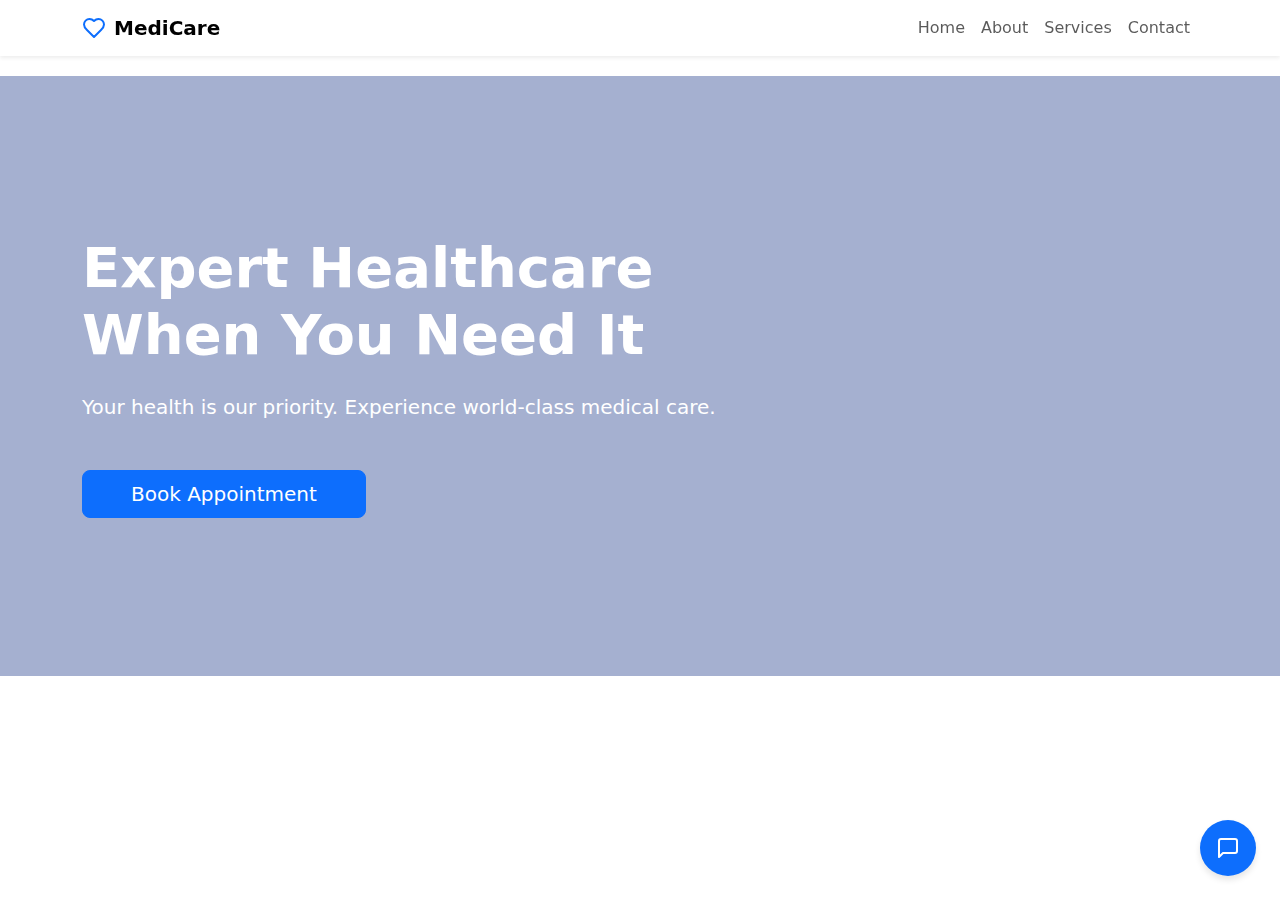
<file: htmlpage/index.html>
<!DOCTYPE html>
<html lang="en">
<head>
    <meta charset="UTF-8">
    <meta name="viewport" content="width=device-width, initial-scale=1.0">
    <title>MediCare - Professional Healthcare</title>
    <link href="https://cdn.jsdelivr.net/npm/bootstrap@5.3.2/dist/css/bootstrap.min.css" rel="stylesheet">
    <link rel="stylesheet" href="style.css">
</head>
<body>
    <!-- Navigation -->
    <nav class="navbar navbar-expand-lg navbar-light bg-white fixed-top shadow-sm">
        <div class="container">
            <a class="navbar-brand d-flex align-items-center" href="#">
                <svg xmlns="http://www.w3.org/2000/svg" width="24" height="24" viewBox="0 0 24 24" fill="none" stroke="currentColor" stroke-width="2" stroke-linecap="round" stroke-linejoin="round" class="text-primary me-2">
                    <path d="M19 14c1.49-1.46 3-3.21 3-5.5A5.5 5.5 0 0 0 16.5 3c-1.76 0-3 .5-4.5 2-1.5-1.5-2.74-2-4.5-2A5.5 5.5 0 0 0 2 8.5c0 2.3 1.5 4.05 3 5.5l7 7Z"/>
                </svg>
                <span class="fw-semibold">MediCare</span>
            </a>
            <button class="navbar-toggler" type="button" data-bs-toggle="collapse" data-bs-target="#navbarNav">
                <span class="navbar-toggler-icon"></span>
            </button>
            <div class="collapse navbar-collapse" id="navbarNav">
                <ul class="navbar-nav ms-auto">
                    <li class="nav-item">
                        <a class="nav-link" href="index.html">Home</a>
                    </li>
                    <li class="nav-item">
                        <a class="nav-link" href="about.html">About</a>
                    </li>
                    <li class="nav-item">
                        <a class="nav-link" href="service.html">Services</a>
                    </li>
                    <li class="nav-item">
                        <a class="nav-link" href="contact.html">Contact</a>
                    </li>
                </ul>
            </div>
        </div>
    </nav>

    <!-- Hero Section -->
    <section id="home" class="hero-section">
        <div class="hero-overlay d-flex align-items-center">
            <div class="container">
                <div class="row">
                    <div class="col-lg-8">
                        <h1 class="display-4 fw-bold text-white mb-4">Expert Healthcare<br>When You Need It</h1>
                        <p class="lead text-white mb-5">Your health is our priority. Experience world-class medical care.</p>
                        <button class="btn btn-primary btn-lg px-5">Book Appointment</button>
                    </div>
                </div>
            </div>
        </div>
    </section>





  
    <div class="chat-bot">
        <button class="chat-bot-toggle" onclick="toggleChat()">
            <svg xmlns="http://www.w3.org/2000/svg" width="24" height="24" viewBox="0 0 24 24" fill="none" stroke="currentColor" stroke-width="2" stroke-linecap="round" stroke-linejoin="round">
                <path d="M21 15a2 2 0 0 1-2 2H7l-4 4V5a2 2 0 0 1 2-2h14a2 2 0 0 1 2 2z"/>
            </svg>
        </button>
        <div class="chat-bot-container" id="chatContainer" style="display: none;">
            <div class="chat-bot-header">
                <h5 class="mb-0">Medical Assistant</h5>
                <button class="chat-close" onclick="toggleChat()">
                    <svg xmlns="http://www.w3.org/2000/svg" width="20" height="20" viewBox="0 0 24 24" fill="none" stroke="currentColor" stroke-width="2" stroke-linecap="round" stroke-linejoin="round">
                        <line x1="18" y1="6" x2="6" y2="18"></line>
                        <line x1="6" y1="6" x2="18" y2="18"></line>
                    </svg>
                </button>
            </div>
            <div class="chat-messages">
                <div class="message">
                    Hello! How can I assist you today with your medical queries?
                </div>
            </div>
            <div class="chat-input">
                <input type="text" placeholder="Type your message..." class="form-control">
                <button class="btn btn-primary ms-2">Send</button>
            </div>
        </div>
    </div>


    <script src="https://cdn.jsdelivr.net/npm/bootstrap@5.3.2/dist/js/bootstrap.bundle.min.js"></script>
    <script src="script.js"></script>
</body>
</html>
</file>
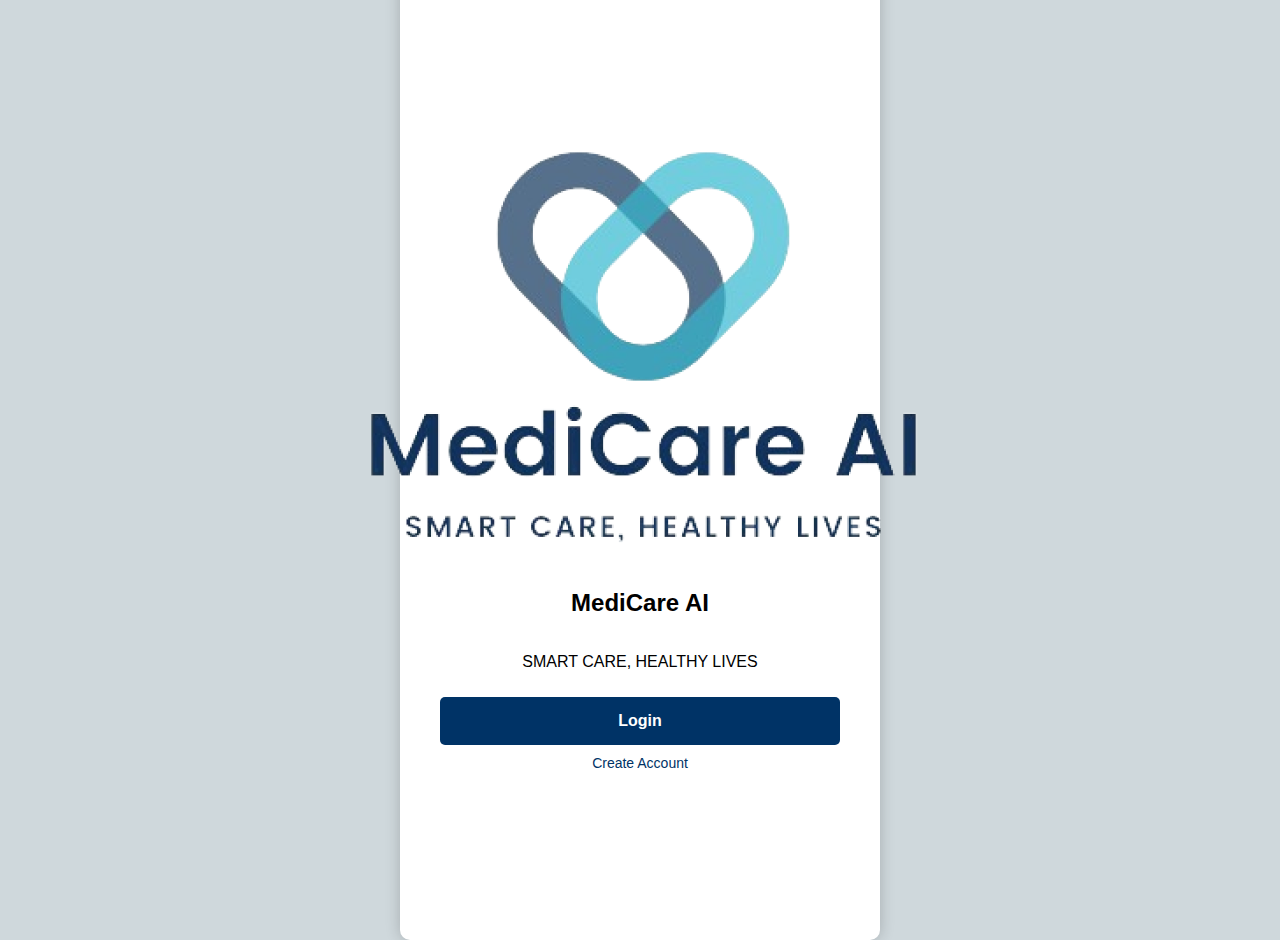
<file: pages/index.html>
<!DOCTYPE html>
<html lang="en">
<head>
    <meta charset="UTF-8">
    <meta name="viewport" content="width=device-width, initial-scale=1.0">
    <title>MediCare AI - Login</title>
    <link rel="stylesheet" href="styles.css">
</head>
<body>
    <div class="container">
        <img src="./img/logo.png" alt="MediCare AI Logo" class="doc">
        <h2>MediCare AI</h2>
        <p>SMART CARE, HEALTHY LIVES</p>
        <button onclick="window.location.href='login.html'">Login</button>
        <a href="register.html">Create Account</a>
    </div>
</body>
</html>
</file>
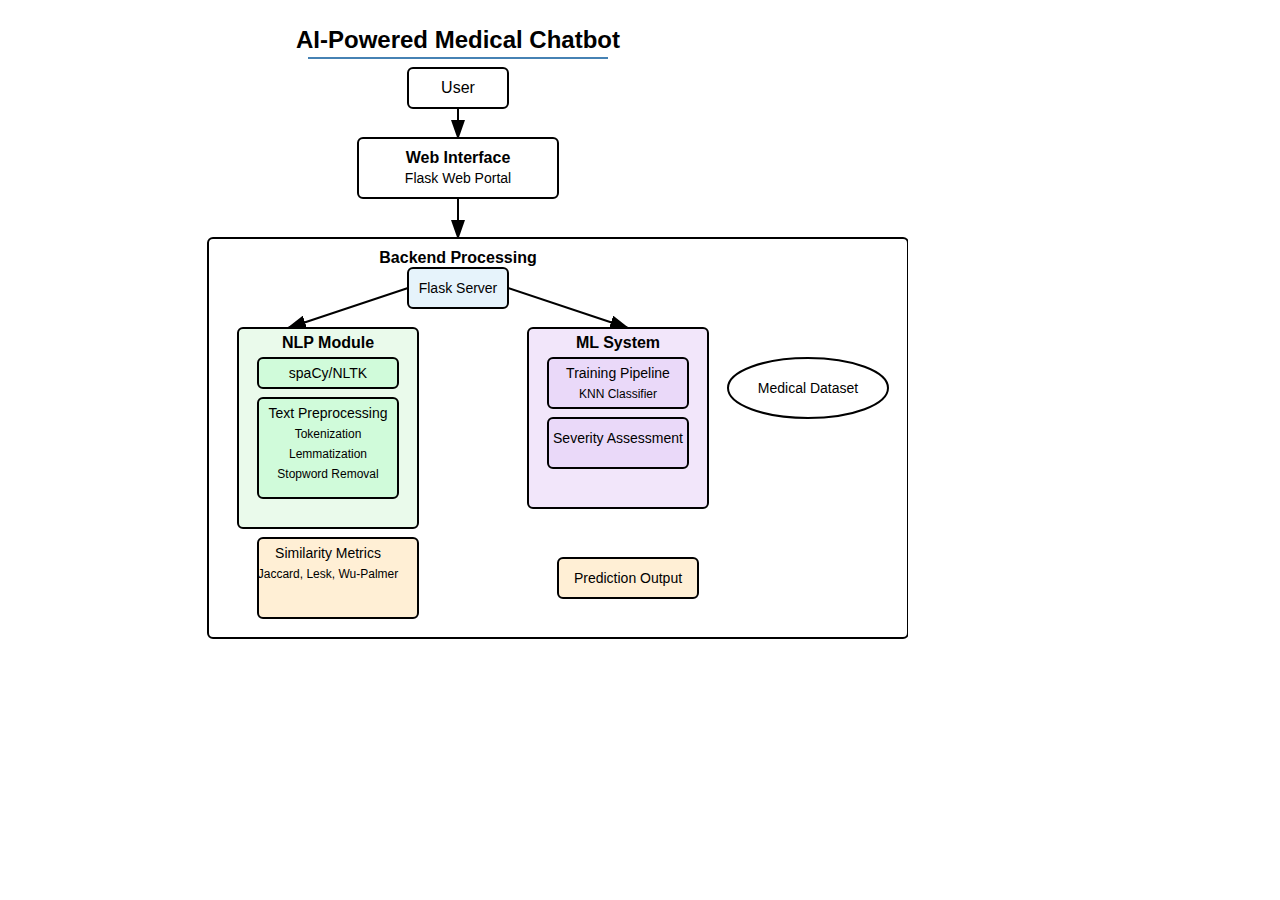
<file: page3.html>
<!DOCTYPE html>
<html lang="en">
<head>
    <meta charset="UTF-8">
    <meta name="viewport" content="width=device-width, initial-scale=1.0">
    <title>Document</title>
</head>
<body>
  <svg xmlns="http://www.w3.org/2000/svg" width="900" height="700" viewBox="0 0 900 700">
    <!-- Title -->
    <text x="450" y="40" text-anchor="middle" font-family="Arial" font-size="24" font-weight="bold">AI-Powered Medical Chatbot</text>
    <line x1="300" y1="50" x2="600" y2="50" stroke="#4682B4" stroke-width="2"></line>

    <!-- User -->
    <rect x="400" y="60" width="100" height="40" rx="5" ry="5" fill="white" stroke="#000" stroke-width="2"></rect>
    <text x="450" y="85" text-anchor="middle" font-family="Arial" font-size="16">User</text>

    <!-- Arrow to Web Interface -->
    <path d="M450 100 L450 130" stroke="#000" stroke-width="2" marker-end="url(#arrowhead)"></path>

    <!-- Web Interface -->
    <rect x="350" y="130" width="200" height="60" rx="5" ry="5" fill="white" stroke="#000" stroke-width="2"></rect>
    <text x="450" y="155" text-anchor="middle" font-family="Arial" font-size="16" font-weight="bold">Web Interface</text>
    <text x="450" y="175" text-anchor="middle" font-family="Arial" font-size="14">Flask Web Portal</text>

    <!-- Arrow to Backend Processing -->
    <path d="M450 190 L450 230" stroke="#000" stroke-width="2" marker-end="url(#arrowhead)"></path>

    <!-- Backend Processing -->
    <rect x="200" y="230" width="700" height="400" rx="5" ry="5" fill="white" stroke="#000" stroke-width="2"></rect>
    <text x="450" y="255" text-anchor="middle" font-family="Arial" font-size="16" font-weight="bold">Backend Processing</text>
    
    <!-- Flask Server -->
    <rect x="400" y="260" width="100" height="40" rx="5" ry="5" fill="#E6F3FB" stroke="#000" stroke-width="2"></rect>
    <text x="450" y="285" text-anchor="middle" font-family="Arial" font-size="14">Flask Server</text>
    
    <!-- Arrows to NLP and ML Modules -->
    <path d="M400 280 L280 320" stroke="#000" stroke-width="2" marker-end="url(#arrowhead)"></path>
    <path d="M500 280 L620 320" stroke="#000" stroke-width="2" marker-end="url(#arrowhead)"></path>
    
    <!-- NLP Module -->
    <rect x="230" y="320" width="180" height="200" rx="5" ry="5" fill="#EAFAEB" stroke="#000" stroke-width="2"></rect>
    <text x="320" y="340" text-anchor="middle" font-family="Arial" font-size="16" font-weight="bold">NLP Module</text>
    
    <!-- spaCy/NLTK -->
    <rect x="250" y="350" width="140" height="30" rx="5" ry="5" fill="#D0FBDA" stroke="#000" stroke-width="2"></rect>
    <text x="320" y="370" text-anchor="middle" font-family="Arial" font-size="14">spaCy/NLTK</text>
    
    <!-- Text Preprocessing -->
    <rect x="250" y="390" width="140" height="100" rx="5" ry="5" fill="#D0FBDA" stroke="#000" stroke-width="2"></rect>
    <text x="320" y="410" text-anchor="middle" font-family="Arial" font-size="14">Text Preprocessing</text>
    <text x="320" y="430" text-anchor="middle" font-family="Arial" font-size="12">Tokenization</text>
    <text x="320" y="450" text-anchor="middle" font-family="Arial" font-size="12">Lemmatization</text>
    <text x="320" y="470" text-anchor="middle" font-family="Arial" font-size="12">Stopword Removal</text>
    
    <!-- Similarity Metrics -->
    <rect x="250" y="530" width="160" height="80" rx="5" ry="5" fill="#FFEFD5" stroke="#000" stroke-width="2"></rect>
    <text x="320" y="550" text-anchor="middle" font-family="Arial" font-size="14">Similarity Metrics</text>
    <text x="320" y="570" text-anchor="middle" font-family="Arial" font-size="12">Jaccard, Lesk, Wu-Palmer</text>
    
    <!-- ML System -->
    <rect x="520" y="320" width="180" height="180" rx="5" ry="5" fill="#F2E6FA" stroke="#000" stroke-width="2"></rect>
    <text x="610" y="340" text-anchor="middle" font-family="Arial" font-size="16" font-weight="bold">ML System</text>
    
    <!-- Training Pipeline & KNN Classifier -->
    <rect x="540" y="350" width="140" height="50" rx="5" ry="5" fill="#EAD9F9" stroke="#000" stroke-width="2"></rect>
    <text x="610" y="370" text-anchor="middle" font-family="Arial" font-size="14">Training Pipeline</text>
    <text x="610" y="390" text-anchor="middle" font-family="Arial" font-size="12">KNN Classifier</text>
    
    <!-- Severity Assessment -->
    <rect x="540" y="410" width="140" height="50" rx="5" ry="5" fill="#EAD9F9" stroke="#000" stroke-width="2"></rect>
    <text x="610" y="435" text-anchor="middle" font-family="Arial" font-size="14">Severity Assessment</text>
    
    <!-- Medical Dataset -->
    <ellipse cx="800" cy="380" rx="80" ry="30" fill="white" stroke="#000" stroke-width="2"></ellipse>
    <text x="800" y="385" text-anchor="middle" font-family="Arial" font-size="14">Medical Dataset</text>
    
    <!-- Prediction Output -->
    <rect x="550" y="550" width="140" height="40" rx="5" ry="5" fill="#FFEFD5" stroke="#000" stroke-width="2"></rect>
    <text x="620" y="575" text-anchor="middle" font-family="Arial" font-size="14">Prediction Output</text>
    
    <!-- Arrow definitions -->
    <defs>
      <marker id="arrowhead" markerWidth="10" markerHeight="7" refX="9" refY="3.5" orient="auto">
        <polygon points="0 0, 10 3.5, 0 7" fill="#000"></polygon>
      </marker>
    </defs>
</svg>
</body>
</html>
</file>
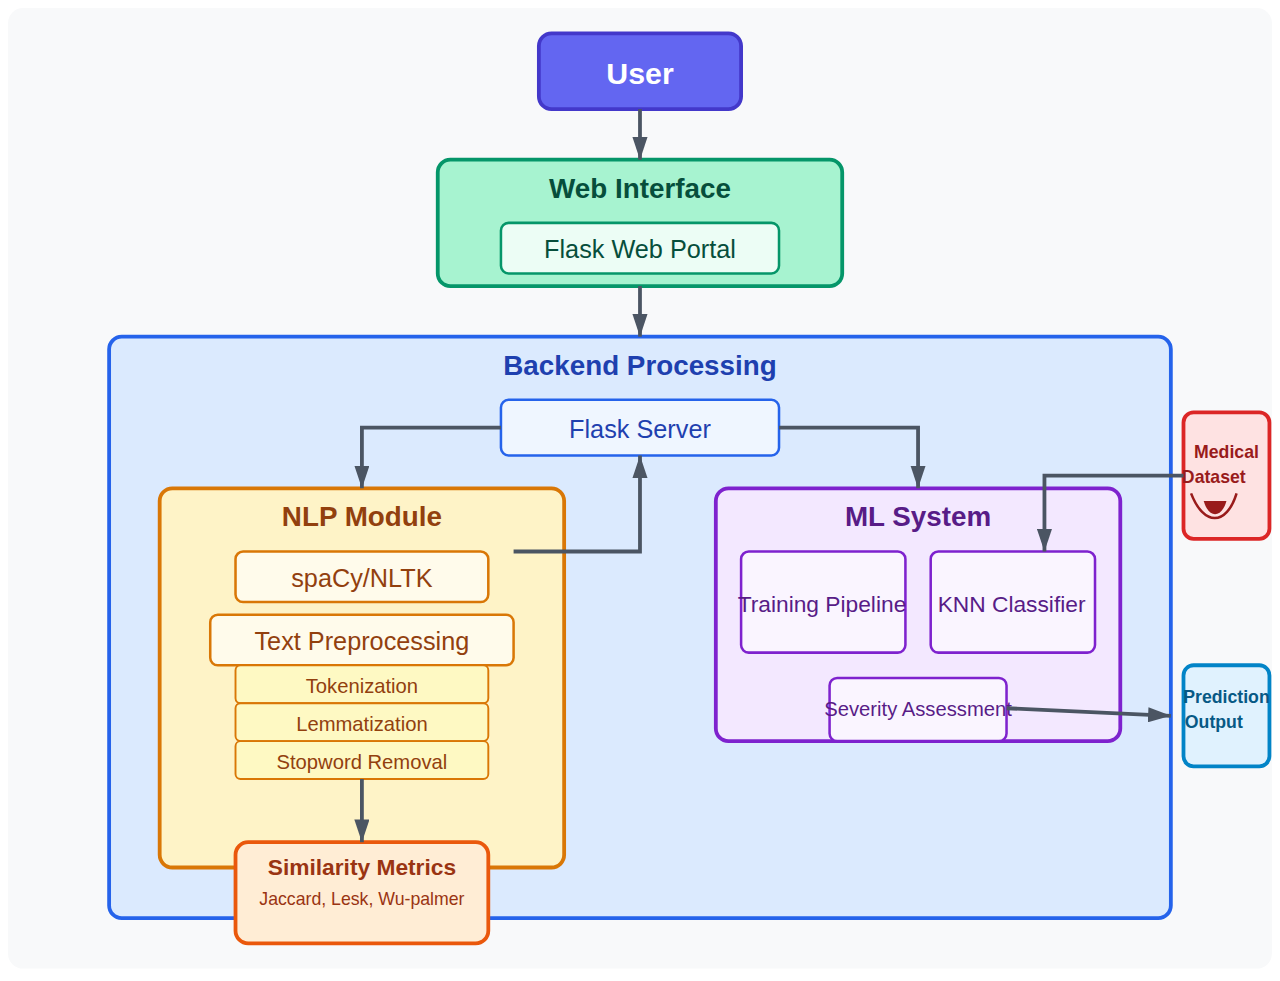
<file: page4.html>
<!DOCTYPE html>
<html lang="en">
<head>
    <meta charset="UTF-8">
    <meta name="viewport" content="width=device-width, initial-scale=1.0">
    <title>Document</title>
</head>
<body>
    <svg xmlns="http://www.w3.org/2000/svg" viewBox="0 0 500 380">
        <!-- Background -->
        <rect width="500" height="380" fill="#f8f9fa" rx="6" ry="6"></rect>
        
        <!-- User -->
        <rect x="210" y="10" width="80" height="30" rx="5" ry="5" fill="#6366F1" stroke="#4338CA" stroke-width="1.5"></rect>
        <text x="250" y="30" font-family="Arial, sans-serif" font-size="12" fill="white" text-anchor="middle" font-weight="bold">User</text>
        
        <!-- Web Interface -->
        <rect x="170" y="60" width="160" height="50" rx="5" ry="5" fill="#A7F3D0" stroke="#059669" stroke-width="1.5"></rect>
        <text x="250" y="75" font-family="Arial, sans-serif" font-size="11" fill="#064E3B" text-anchor="middle" font-weight="bold">Web Interface</text>
        
        <!-- Flask Web Portal -->
        <rect x="195" y="85" width="110" height="20" rx="3" ry="3" fill="#ECFDF5" stroke="#059669" stroke-width="1"></rect>
        <text x="250" y="99" font-family="Arial, sans-serif" font-size="10" fill="#064E3B" text-anchor="middle">Flask Web Portal</text>
        
        <!-- Backend Processing -->
        <rect x="40" y="130" width="420" height="230" rx="5" ry="5" fill="#DBEAFE" stroke="#2563EB" stroke-width="1.5"></rect>
        <text x="250" y="145" font-family="Arial, sans-serif" font-size="11" fill="#1E40AF" text-anchor="middle" font-weight="bold">Backend Processing</text>
        
        <!-- Flask Server -->
        <rect x="195" y="155" width="110" height="22" rx="3" ry="3" fill="#EFF6FF" stroke="#2563EB" stroke-width="1"></rect>
        <text x="250" y="170" font-family="Arial, sans-serif" font-size="10" fill="#1E40AF" text-anchor="middle">Flask Server</text>
        
        <!-- NLP Module -->
        <rect x="60" y="190" width="160" height="150" rx="5" ry="5" fill="#FEF3C7" stroke="#D97706" stroke-width="1.5"></rect>
        <text x="140" y="205" font-family="Arial, sans-serif" font-size="11" fill="#92400E" text-anchor="middle" font-weight="bold">NLP Module</text>
        
        <!-- spaCy/NLTK -->
        <rect x="90" y="215" width="100" height="20" rx="3" ry="3" fill="#FFFBEB" stroke="#D97706" stroke-width="1"></rect>
        <text x="140" y="229" font-family="Arial, sans-serif" font-size="10" fill="#92400E" text-anchor="middle">spaCy/NLTK</text>
        
        <!-- Text Preprocessing -->
        <rect x="80" y="240" width="120" height="20" rx="3" ry="3" fill="#FFFBEB" stroke="#D97706" stroke-width="1"></rect>
        <text x="140" y="254" font-family="Arial, sans-serif" font-size="10" fill="#92400E" text-anchor="middle">Text Preprocessing</text>
        
        <!-- Tokenization -->
        <rect x="90" y="260" width="100" height="15" rx="2" ry="2" fill="#FEF9C3" stroke="#D97706" stroke-width="0.75"></rect>
        <text x="140" y="271" font-family="Arial, sans-serif" font-size="8" fill="#92400E" text-anchor="middle">Tokenization</text>
        
        <!-- Lemmatization -->
        <rect x="90" y="275" width="100" height="15" rx="2" ry="2" fill="#FEF9C3" stroke="#D97706" stroke-width="0.75"></rect>
        <text x="140" y="286" font-family="Arial, sans-serif" font-size="8" fill="#92400E" text-anchor="middle">Lemmatization</text>
        
        <!-- Stopword Removal -->
        <rect x="90" y="290" width="100" height="15" rx="2" ry="2" fill="#FEF9C3" stroke="#D97706" stroke-width="0.75"></rect>
        <text x="140" y="301" font-family="Arial, sans-serif" font-size="8" fill="#92400E" text-anchor="middle">Stopword Removal</text>
        
        <!-- ML System -->
        <rect x="280" y="190" width="160" height="100" rx="5" ry="5" fill="#F3E8FF" stroke="#7E22CE" stroke-width="1.5"></rect>
        <text x="360" y="205" font-family="Arial, sans-serif" font-size="11" fill="#581C87" text-anchor="middle" font-weight="bold">ML System</text>
        
        <!-- Training Pipeline -->
        <rect x="290" y="215" width="65" height="40" rx="3" ry="3" fill="#FAF5FF" stroke="#7E22CE" stroke-width="1"></rect>
        <text x="322" y="239" font-family="Arial, sans-serif" font-size="9" fill="#581C87" text-anchor="middle">Training Pipeline</text>
        
        <!-- KNN Classifier -->
        <rect x="365" y="215" width="65" height="40" rx="3" ry="3" fill="#FAF5FF" stroke="#7E22CE" stroke-width="1"></rect>
        <text x="397" y="239" font-family="Arial, sans-serif" font-size="9" fill="#581C87" text-anchor="middle">KNN Classifier</text>
        
        <!-- Severity Assessment -->
        <rect x="325" y="265" width="70" height="25" rx="3" ry="3" fill="#FAF5FF" stroke="#7E22CE" stroke-width="1"></rect>
        <text x="360" y="280" font-family="Arial, sans-serif" font-size="8" fill="#581C87" text-anchor="middle">Severity Assessment</text>
        
        <!-- Similarity Metrics -->
        <rect x="90" y="330" width="100" height="40" rx="5" ry="5" fill="#FFEDD5" stroke="#EA580C" stroke-width="1.5"></rect>
        <text x="140" y="343" font-family="Arial, sans-serif" font-size="9" fill="#9A3412" text-anchor="middle" font-weight="bold">Similarity Metrics</text>
        
        <!-- Jaccard, Lesk, Wu-palmer combined for simplicity -->
        <text x="140" y="355" font-family="Arial, sans-serif" font-size="7" fill="#9A3412" text-anchor="middle">Jaccard, Lesk, Wu-palmer</text>
        
        <!-- Medical Dataset -->
        <rect x="465" y="160" width="34" height="50" rx="4" ry="4" fill="#FEE2E2" stroke="#DC2626" stroke-width="1.5"></rect>
        <text x="482" y="178" font-family="Arial, sans-serif" font-size="7" fill="#991B1B" text-anchor="middle" font-weight="bold">Medical</text>
        <text x="477" y="188" font-family="Arial, sans-serif" font-size="7" fill="#991B1B" text-anchor="middle" font-weight="bold">Dataset</text>
        <path d="M473,195 C475,202 480,202 482,195 Z" fill="#991B1B"></path>
        <path d="M468,192 C473,205 482,205 486,192" fill="none" stroke="#991B1B" stroke-width="1"></path>
        
        <!-- Prediction Output -->
        <rect x="465" y="260" width="34" height="40" rx="4" ry="4" fill="#E0F2FE" stroke="#0284C7" stroke-width="1.5"></rect>
        <text x="482" y="275" font-family="Arial, sans-serif" font-size="7" fill="#075985" text-anchor="middle" font-weight="bold">Prediction</text>
        <text x="477" y="285" font-family="Arial, sans-serif" font-size="7" fill="#075985" text-anchor="middle" font-weight="bold">Output</text>
        
        <!-- Connections -->
        <!-- User to Web Interface -->
        <path d="M250,40 L250,60" fill="none" stroke="#4B5563" stroke-width="1.5" marker-end="url(#arrowhead)"></path>
        
        <!-- Web Interface to Backend Processing -->
        <path d="M250,110 L250,130" fill="none" stroke="#4B5563" stroke-width="1.5" marker-end="url(#arrowhead)"></path>
        
        <!-- Flask Server to NLP Module -->
        <path d="M195,166 L140,166 L140,190" fill="none" stroke="#4B5563" stroke-width="1.5" marker-end="url(#arrowhead)"></path>
        
        <!-- Flask Server to ML System -->
        <path d="M305,166 L360,166 L360,190" fill="none" stroke="#4B5563" stroke-width="1.5" marker-end="url(#arrowhead)"></path>
        
        <!-- NLP Module to Flask Server -->
        <path d="M200,215 L250,215 L250,177" fill="none" stroke="#4B5563" stroke-width="1.5" marker-end="url(#arrowhead)"></path>
        
        <!-- Medical Dataset to KNN Classifier -->
        <path d="M465,185 L410,185 L410,215" fill="none" stroke="#4B5563" stroke-width="1.5" marker-end="url(#arrowhead)"></path>
        
        <!-- Severity Assessment to Prediction Output -->
        <path d="M395,277 L460,280" fill="none" stroke="#4B5563" stroke-width="1.5" marker-end="url(#arrowhead)"></path>
        
        <!-- Text Preprocessing to Similarity Metrics -->
        <path d="M140,305 L140,330" fill="none" stroke="#4B5563" stroke-width="1.5" marker-end="url(#arrowhead)"></path>
        
        <!-- Define arrowhead marker -->
        <defs>
          <marker id="arrowhead" markerWidth="6" markerHeight="4" refX="6" refY="2" orient="auto">
            <polygon points="0 0, 6 2, 0 4" fill="#4B5563"></polygon>
          </marker>
        </defs>
      </svg>
</body>
</html>
</file>
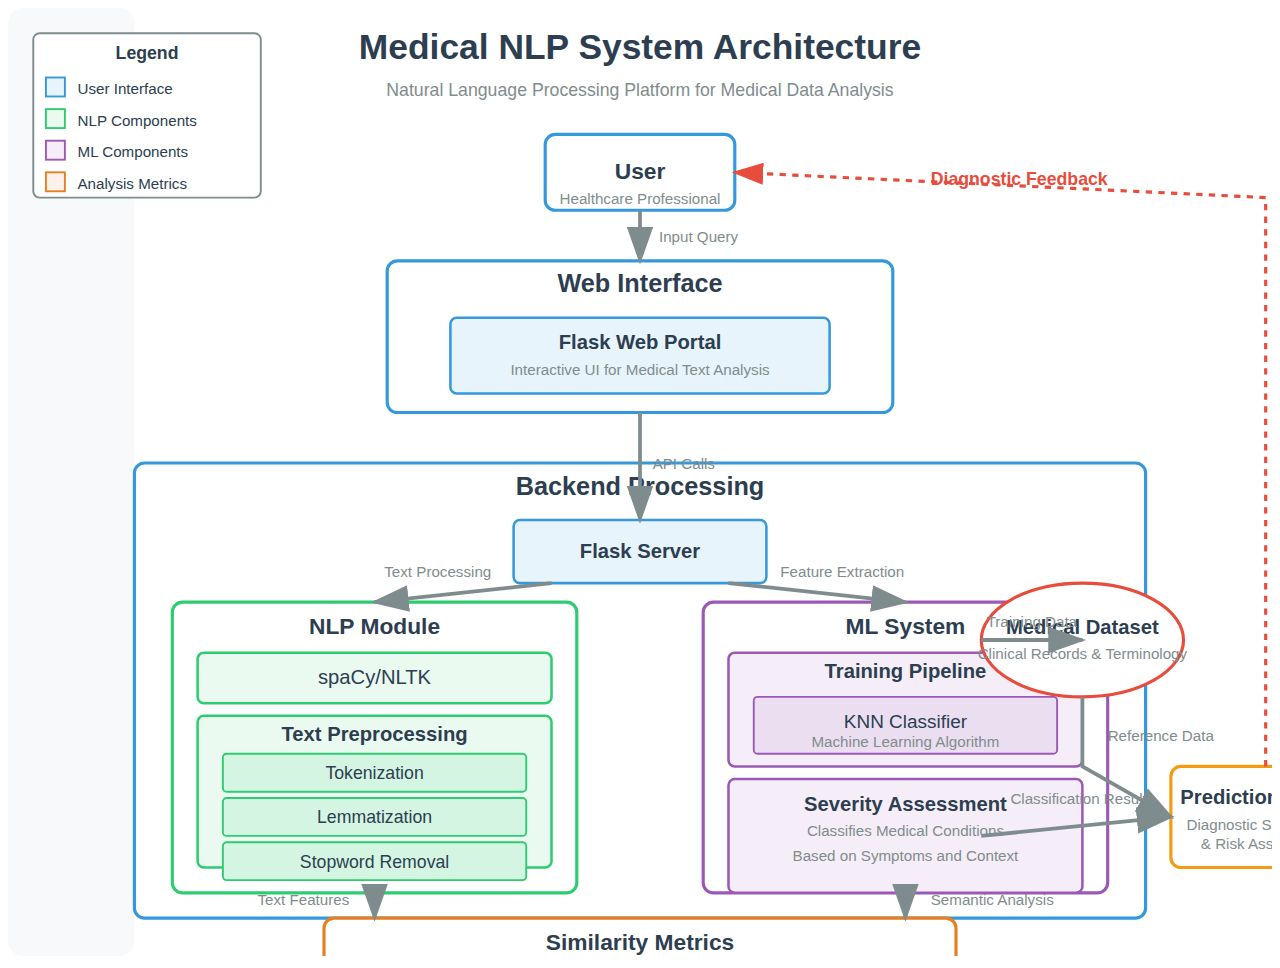
<file: patch.html>
<!DOCTYPE html>
<html lang="en">
<head>
    <meta charset="UTF-8">
    <meta name="viewport" content="width=device-width, initial-scale=1.0">
    <title>Document</title>
</head>
<body>
    <svg xmlns="http://www.w3.org/2000/svg" viewBox="0 0 1000 750">
        <!-- Background and border -->
        <rect width="100" height="750" fill="#f8f9fa" rx="12" ry="12" />
        
        <!-- Title and Description -->
        <text x="500" y="40" font-family="Arial, sans-serif" font-size="28" font-weight="bold" text-anchor="middle" fill="#2c3e50">Medical NLP System Architecture</text>
        <text x="500" y="70" font-family="Arial, sans-serif" font-size="14" text-anchor="middle" fill="#7f8c8d">Natural Language Processing Platform for Medical Data Analysis</text>
        
        <!-- User Layer -->
        <rect x="425" y="100" width="150" height="60" rx="8" ry="8" fill="#ffffff" stroke="#3498db" stroke-width="2.5" />
        <text x="500" y="135" font-family="Arial, sans-serif" font-size="18" font-weight="bold" text-anchor="middle" fill="#2c3e50">User</text>
        <text x="500" y="155" font-family="Arial, sans-serif" font-size="12" text-anchor="middle" fill="#7f8c8d">Healthcare Professional</text>
        
        <!-- Web Interface Layer -->
        <rect x="300" y="200" width="400" height="120" rx="8" ry="8" fill="#ffffff" stroke="#3498db" stroke-width="2.5" />
        <text x="500" y="225" font-family="Arial, sans-serif" font-size="20" font-weight="bold" text-anchor="middle" fill="#2c3e50">Web Interface</text>
        
        <rect x="350" y="245" width="300" height="60" rx="5" ry="5" fill="#e8f4fc" stroke="#3498db" stroke-width="2" />
        <text x="500" y="270" font-family="Arial, sans-serif" font-size="16" font-weight="bold" text-anchor="middle" fill="#2c3e50">Flask Web Portal</text>
        <text x="500" y="290" font-family="Arial, sans-serif" font-size="12" text-anchor="middle" fill="#7f8c8d">Interactive UI for Medical Text Analysis</text>
        
        <!-- Arrow from User to Web Interface -->
        <path d="M500 160 L500 200" fill="none" stroke="#7f8c8d" stroke-width="3" marker-end="url(#arrowhead)" />
        <text x="515" y="185" font-family="Arial, sans-serif" font-size="12" text-anchor="start" fill="#7f8c8d">Input Query</text>
        
        <!-- Backend Processing Layer -->
        <rect x="100" y="360" width="800" height="360" rx="8" ry="8" fill="#ffffff" stroke="#3498db" stroke-width="2.5" />
        <text x="500" y="385" font-family="Arial, sans-serif" font-size="20" font-weight="bold" text-anchor="middle" fill="#2c3e50">Backend Processing</text>
        
        <!-- Flask Server -->
        <rect x="400" y="405" width="200" height="50" rx="5" ry="5" fill="#e8f4fc" stroke="#3498db" stroke-width="2" />
        <text x="500" y="435" font-family="Arial, sans-serif" font-size="16" font-weight="bold" text-anchor="middle" fill="#2c3e50">Flask Server</text>
        
        <!-- Arrow from Web Interface to Flask Server -->
        <path d="M500 320 L500 405" fill="none" stroke="#7f8c8d" stroke-width="3" marker-end="url(#arrowhead)" />
        <text x="510" y="365" font-family="Arial, sans-serif" font-size="12" text-anchor="start" fill="#7f8c8d">API Calls</text>
        
        <!-- NLP Module Box -->
        <rect x="130" y="470" width="320" height="230" rx="8" ry="8" fill="#ffffff" stroke="#2ecc71" stroke-width="2.5" />
        <text x="290" y="495" font-family="Arial, sans-serif" font-size="18" font-weight="bold" text-anchor="middle" fill="#2c3e50">NLP Module</text>
        
        <!-- NLP Components -->
        <rect x="150" y="510" width="280" height="40" rx="5" ry="5" fill="#ebfaf0" stroke="#2ecc71" stroke-width="2" />
        <text x="290" y="535" font-family="Arial, sans-serif" font-size="16" text-anchor="middle" fill="#2c3e50">spaCy/NLTK</text>
        
        <rect x="150" y="560" width="280" height="120" rx="5" ry="5" fill="#ebfaf0" stroke="#2ecc71" stroke-width="2" />
        <text x="290" y="580" font-family="Arial, sans-serif" font-size="16" font-weight="bold" text-anchor="middle" fill="#2c3e50">Text Preprocessing</text>
        
        <rect x="170" y="590" width="240" height="30" rx="3" ry="3" fill="#d5f5e3" stroke="#2ecc71" stroke-width="1.5" />
        <text x="290" y="610" font-family="Arial, sans-serif" font-size="14" text-anchor="middle" fill="#2c3e50">Tokenization</text>
        
        <rect x="170" y="625" width="240" height="30" rx="3" ry="3" fill="#d5f5e3" stroke="#2ecc71" stroke-width="1.5" />
        <text x="290" y="645" font-family="Arial, sans-serif" font-size="14" text-anchor="middle" fill="#2c3e50">Lemmatization</text>
        
        <rect x="170" y="660" width="240" height="30" rx="3" ry="3" fill="#d5f5e3" stroke="#2ecc71" stroke-width="1.5" />
        <text x="290" y="680" font-family="Arial, sans-serif" font-size="14" text-anchor="middle" fill="#2c3e50">Stopword Removal</text>
        
        <!-- ML System Box -->
        <rect x="550" y="470" width="320" height="230" rx="8" ry="8" fill="#ffffff" stroke="#9b59b6" stroke-width="2.5" />
        <text x="710" y="495" font-family="Arial, sans-serif" font-size="18" font-weight="bold" text-anchor="middle" fill="#2c3e50">ML System</text>
        
        <!-- ML Components -->
        <rect x="570" y="510" width="280" height="90" rx="5" ry="5" fill="#f5eef8" stroke="#9b59b6" stroke-width="2" />
        <text x="710" y="530" font-family="Arial, sans-serif" font-size="16" font-weight="bold" text-anchor="middle" fill="#2c3e50">Training Pipeline</text>
        
        <rect x="590" y="545" width="240" height="45" rx="3" ry="3" fill="#ebdef0" stroke="#9b59b6" stroke-width="1.5" />
        <text x="710" y="570" font-family="Arial, sans-serif" font-size="15" text-anchor="middle" fill="#2c3e50">KNN Classifier</text>
        <text x="710" y="585" font-family="Arial, sans-serif" font-size="12" text-anchor="middle" fill="#7f8c8d">Machine Learning Algorithm</text>
        
        <rect x="570" y="610" width="280" height="90" rx="5" ry="5" fill="#f5eef8" stroke="#9b59b6" stroke-width="2" />
        <text x="710" y="635" font-family="Arial, sans-serif" font-size="16" font-weight="bold" text-anchor="middle" fill="#2c3e50">Severity Assessment</text>
        <text x="710" y="655" font-family="Arial, sans-serif" font-size="12" text-anchor="middle" fill="#7f8c8d">Classifies Medical Conditions</text>
        <text x="710" y="675" font-family="Arial, sans-serif" font-size="12" text-anchor="middle" fill="#7f8c8d">Based on Symptoms and Context</text>
        
        <!-- Similarity Metrics Box -->
        <rect x="190" y="500" width="200" height="200" rx="8" ry="8" opacity="0" fill="#ffffff" stroke="#e67e22" stroke-width="0" />
        <rect x="250" y="720" width="500" height="120" rx="8" ry="8" fill="#ffffff" stroke="#e67e22" stroke-width="2.5" />
        <text x="500" y="745" font-family="Arial, sans-serif" font-size="18" font-weight="bold" text-anchor="middle" fill="#2c3e50">Similarity Metrics</text>
        
        <!-- Similarity Components - Horizontal layout -->
        <rect x="270" y="760" width="140" height="70" rx="5" ry="5" fill="#fdf2e9" stroke="#e67e22" stroke-width="2" />
        <text x="340" y="780" font-family="Arial, sans-serif" font-size="16" font-weight="bold" text-anchor="middle" fill="#2c3e50">Jaccard</text>
        <text x="340" y="800" font-family="Arial, sans-serif" font-size="12" text-anchor="middle" fill="#7f8c8d">Token-based Similarity</text>
        <text x="340" y="815" font-family="Arial, sans-serif" font-size="12" text-anchor="middle" fill="#7f8c8d">for Medical Terms</text>
        
        <rect x="430" y="760" width="140" height="70" rx="5" ry="5" fill="#fdf2e9" stroke="#e67e22" stroke-width="2" />
        <text x="500" y="780" font-family="Arial, sans-serif" font-size="16" font-weight="bold" text-anchor="middle" fill="#2c3e50">Lesk</text>
        <text x="500" y="800" font-family="Arial, sans-serif" font-size="12" text-anchor="middle" fill="#7f8c8d">Word Sense</text>
        <text x="500" y="815" font-family="Arial, sans-serif" font-size="12" text-anchor="middle" fill="#7f8c8d">Disambiguation</text>
        
        <rect x="590" y="760" width="140" height="70" rx="5" ry="5" fill="#fdf2e9" stroke="#e67e22" stroke-width="2" />
        <text x="660" y="780" font-family="Arial, sans-serif" font-size="16" font-weight="bold" text-anchor="middle" fill="#2c3e50">Wu-Palmer</text>
        <text x="660" y="800" font-family="Arial, sans-serif" font-size="12" text-anchor="middle" fill="#7f8c8d">Semantic Similarity</text>
        <text x="660" y="815" font-family="Arial, sans-serif" font-size="12" text-anchor="middle" fill="#7f8c8d">in Medical Taxonomy</text>
        
        <!-- Medical Dataset -->
        <ellipse cx="850" cy="500" rx="80" ry="45" fill="#ffffff" stroke="#e74c3c" stroke-width="2.5" />
        <text x="850" y="495" font-family="Arial, sans-serif" font-size="16" font-weight="bold" text-anchor="middle" fill="#2c3e50">Medical Dataset</text>
        <text x="850" y="515" font-family="Arial, sans-serif" font-size="12" text-anchor="middle" fill="#7f8c8d">Clinical Records & Terminology</text>
        
        <!-- Prediction Output -->
        <rect x="920" y="600" width="150" height="80" rx="8" ry="8" fill="#ffffff" stroke="#f39c12" stroke-width="2.5" />
        <text x="995" y="630" font-family="Arial, sans-serif" font-size="16" font-weight="bold" text-anchor="middle" fill="#2c3e50">Prediction Output</text>
        <text x="995" y="650" font-family="Arial, sans-serif" font-size="12" text-anchor="middle" fill="#7f8c8d">Diagnostic Suggestions</text>
        <text x="995" y="665" font-family="Arial, sans-serif" font-size="12" text-anchor="middle" fill="#7f8c8d">& Risk Assessment</text>
        
        <!-- Connecting Arrows with Labels -->
        <path d="M430 455 L290 470" fill="none" stroke="#7f8c8d" stroke-width="3" marker-end="url(#arrowhead)" />
        <text x="340" y="450" font-family="Arial, sans-serif" font-size="12" text-anchor="middle" fill="#7f8c8d">Text Processing</text>
        
        <path d="M570 455 L710 470" fill="none" stroke="#7f8c8d" stroke-width="3" marker-end="url(#arrowhead)" />
        <text x="660" y="450" font-family="Arial, sans-serif" font-size="12" text-anchor="middle" fill="#7f8c8d">Feature Extraction</text>
        
        <path d="M290 700 L290 720" fill="none" stroke="#7f8c8d" stroke-width="3" marker-end="url(#arrowhead)" />
        <text x="270" y="710" font-family="Arial, sans-serif" font-size="12" text-anchor="end" fill="#7f8c8d">Text Features</text>
        
        <path d="M770 500 L850 500" fill="none" stroke="#7f8c8d" stroke-width="3" marker-end="url(#arrowhead)" />
        <text x="810" y="490" font-family="Arial, sans-serif" font-size="12" text-anchor="middle" fill="#7f8c8d">Training Data</text>
        
        <path d="M850 545 L850 600 L920 640" fill="none" stroke="#7f8c8d" stroke-width="3" marker-end="url(#arrowhead)" />
        <text x="870" y="580" font-family="Arial, sans-serif" font-size="12" text-anchor="start" fill="#7f8c8d">Reference Data</text>
        
        <path d="M770 655 L920 640" fill="none" stroke="#7f8c8d" stroke-width="3" marker-end="url(#arrowhead)" />
        <text x="850" y="630" font-family="Arial, sans-serif" font-size="12" text-anchor="middle" fill="#7f8c8d">Classification Results</text>
        
        <path d="M710 700 L710 720" fill="none" stroke="#7f8c8d" stroke-width="3" marker-end="url(#arrowhead)" />
        <text x="730" y="710" font-family="Arial, sans-serif" font-size="12" text-anchor="start" fill="#7f8c8d">Semantic Analysis</text>
        
        <!-- Data Flow from Web Interface back to User -->
        <path d="M995 600 L995 150 L575 130" fill="none" stroke="#e74c3c" stroke-width="2.5" stroke-dasharray="5,5" marker-end="url(#arrowhead2)" />
        <text x="800" y="140" font-family="Arial, sans-serif" font-size="14" font-weight="bold" text-anchor="middle" fill="#e74c3c">Diagnostic Feedback</text>
        
        <!-- Legend -->
        <rect x="20" y="20" width="180" height="130" rx="5" ry="5" fill="#ffffff" stroke="#7f8c8d" stroke-width="1.5" />
        <text x="110" y="40" font-family="Arial, sans-serif" font-size="14" font-weight="bold" text-anchor="middle" fill="#2c3e50">Legend</text>
        
        <rect x="30" y="55" width="15" height="15" fill="#e8f4fc" stroke="#3498db" stroke-width="1.5" />
        <text x="55" y="68" font-family="Arial, sans-serif" font-size="12" text-anchor="start" fill="#2c3e50">User Interface</text>
        
        <rect x="30" y="80" width="15" height="15" fill="#ebfaf0" stroke="#2ecc71" stroke-width="1.5" />
        <text x="55" y="93" font-family="Arial, sans-serif" font-size="12" text-anchor="start" fill="#2c3e50">NLP Components</text>
        
        <rect x="30" y="105" width="15" height="15" fill="#f5eef8" stroke="#9b59b6" stroke-width="1.5" />
        <text x="55" y="118" font-family="Arial, sans-serif" font-size="12" text-anchor="start" fill="#2c3e50">ML Components</text>
        
        <rect x="30" y="130" width="15" height="15" fill="#fdf2e9" stroke="#e67e22" stroke-width="1.5" />
        <text x="55" y="143" font-family="Arial, sans-serif" font-size="12" text-anchor="start" fill="#2c3e50">Analysis Metrics</text>
        
        <!-- Arrow Marker Definitions -->
        <defs>
          <marker id="arrowhead" markerWidth="10" markerHeight="7" refX="9" refY="3.5" orient="auto">
            <polygon points="0 0, 10 3.5, 0 7" fill="#7f8c8d"/>
          </marker>
          <marker id="arrowhead2" markerWidth="10" markerHeight="7" refX="9" refY="3.5" orient="auto">
            <polygon points="0 0, 10 3.5, 0 7" fill="#e74c3c"/>
          </marker>
        </defs>
      </svg>
</body>
</html>
</file>
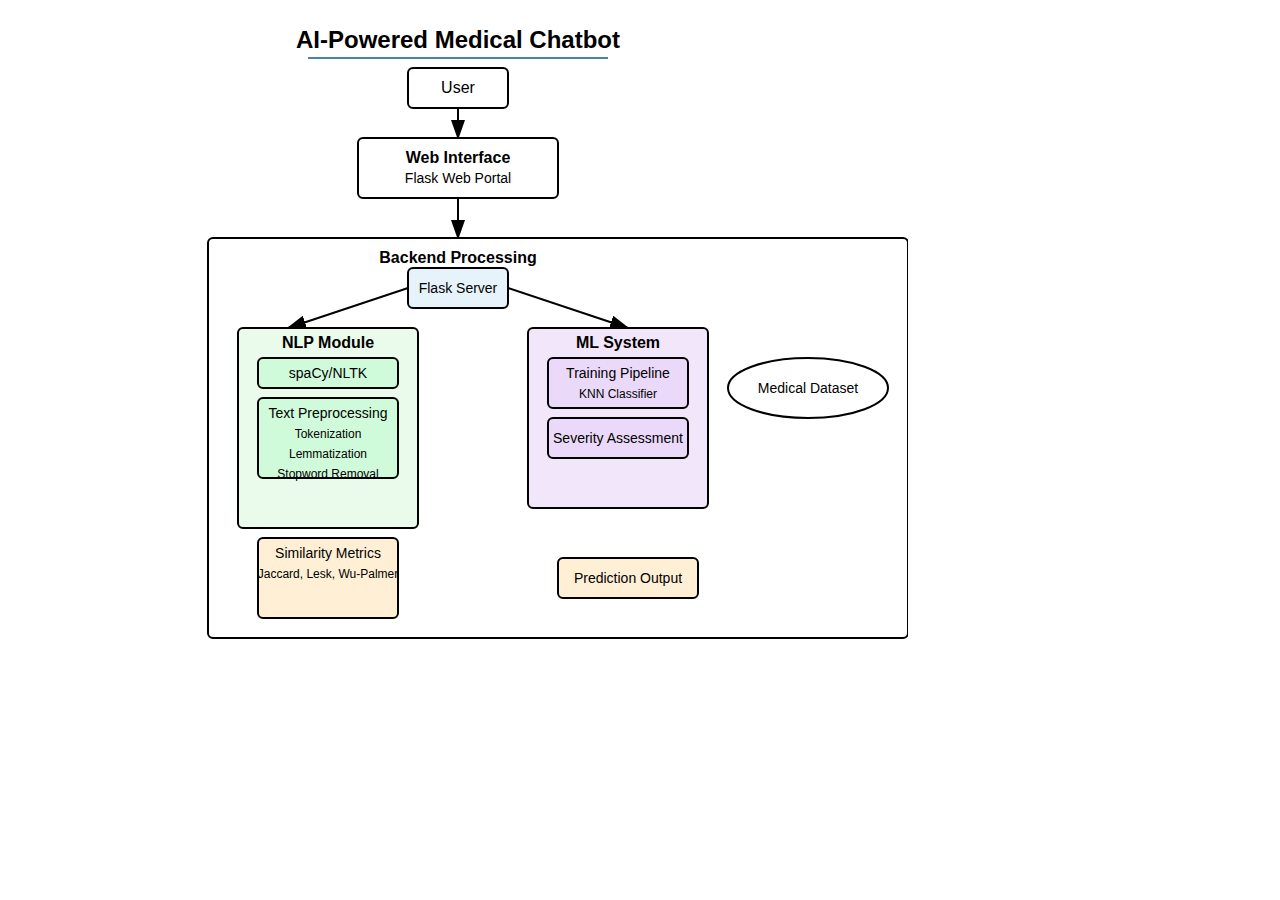
<file: patch2.html>
<!DOCTYPE html>
<html lang="en">
<head>
    <meta charset="UTF-8">
    <meta name="viewport" content="width=device-width, initial-scale=1.0">
    <title>Document</title>
</head>
<body>
    <svg xmlns="http://www.w3.org/2000/svg" width="900" height="700" viewBox="0 0 900 700">
        <!-- Title -->
        <text x="450" y="40" text-anchor="middle" font-family="Arial" font-size="24" font-weight="bold">AI-Powered Medical Chatbot</text>
        <line x1="300" y1="50" x2="600" y2="50" stroke="#4682B4" stroke-width="2"></line>
    
        <!-- User -->
        <rect x="400" y="60" width="100" height="40" rx="5" ry="5" fill="white" stroke="#000" stroke-width="2"></rect>
        <text x="450" y="85" text-anchor="middle" font-family="Arial" font-size="16">User</text>
    
        <!-- Arrow to Web Interface -->
        <path d="M450 100 L450 130" stroke="#000" stroke-width="2" marker-end="url(#arrowhead)"></path>
    
        <!-- Web Interface -->
        <rect x="350" y="130" width="200" height="60" rx="5" ry="5" fill="white" stroke="#000" stroke-width="2"></rect>
        <text x="450" y="155" text-anchor="middle" font-family="Arial" font-size="16" font-weight="bold">Web Interface</text>
        <text x="450" y="175" text-anchor="middle" font-family="Arial" font-size="14">Flask Web Portal</text>
    
        <!-- Arrow to Backend Processing -->
        <path d="M450 190 L450 230" stroke="#000" stroke-width="2" marker-end="url(#arrowhead)"></path>
    
        <!-- Backend Processing -->
        <rect x="200" y="230" width="700" height="400" rx="5" ry="5" fill="white" stroke="#000" stroke-width="2"></rect>
        <text x="450" y="255" text-anchor="middle" font-family="Arial" font-size="16" font-weight="bold">Backend Processing</text>
        
        <!-- Flask Server -->
        <rect x="400" y="260" width="100" height="40" rx="5" ry="5" fill="#E6F3FB" stroke="#000" stroke-width="2"></rect>
        <text x="450" y="285" text-anchor="middle" font-family="Arial" font-size="14">Flask Server</text>
        
        <!-- Arrows to NLP and ML Modules -->
        <path d="M400 280 L280 320" stroke="#000" stroke-width="2" marker-end="url(#arrowhead)"></path>
        <path d="M500 280 L620 320" stroke="#000" stroke-width="2" marker-end="url(#arrowhead)"></path>
        
        <!-- NLP Module -->
        <rect x="230" y="320" width="180" height="200" rx="5" ry="5" fill="#EAFAEB" stroke="#000" stroke-width="2"></rect>
        <text x="320" y="340" text-anchor="middle" font-family="Arial" font-size="16" font-weight="bold">NLP Module</text>
        
        <!-- spaCy/NLTK -->
        <rect x="250" y="350" width="140" height="30" rx="5" ry="5" fill="#D0FBDA" stroke="#000" stroke-width="2"></rect>
        <text x="320" y="370" text-anchor="middle" font-family="Arial" font-size="14">spaCy/NLTK</text>
        
        <!-- Text Preprocessing -->
        <rect x="250" y="390" width="140" height="80" rx="5" ry="5" fill="#D0FBDA" stroke="#000" stroke-width="2"></rect>
        <text x="320" y="410" text-anchor="middle" font-family="Arial" font-size="14">Text Preprocessing</text>
        <text x="320" y="430" text-anchor="middle" font-family="Arial" font-size="12">Tokenization</text>
        <text x="320" y="450" text-anchor="middle" font-family="Arial" font-size="12">Lemmatization</text>
        <text x="320" y="470" text-anchor="middle" font-family="Arial" font-size="12">Stopword Removal</text>
        
        <!-- Similarity Metrics -->
        <rect x="250" y="530" width="140" height="80" rx="5" ry="5" fill="#FFEFD5" stroke="#000" stroke-width="2"></rect>
        <text x="320" y="550" text-anchor="middle" font-family="Arial" font-size="14">Similarity Metrics</text>
        <text x="320" y="570" text-anchor="middle" font-family="Arial" font-size="12">Jaccard, Lesk, Wu-Palmer</text>
        
        <!-- ML System -->
        <rect x="520" y="320" width="180" height="180" rx="5" ry="5" fill="#F2E6FA" stroke="#000" stroke-width="2"></rect>
        <text x="610" y="340" text-anchor="middle" font-family="Arial" font-size="16" font-weight="bold">ML System</text>
        
        <!-- Training Pipeline & KNN Classifier -->
        <rect x="540" y="350" width="140" height="50" rx="5" ry="5" fill="#EAD9F9" stroke="#000" stroke-width="2"></rect>
        <text x="610" y="370" text-anchor="middle" font-family="Arial" font-size="14">Training Pipeline</text>
        <text x="610" y="390" text-anchor="middle" font-family="Arial" font-size="12">KNN Classifier</text>
        
        <!-- Severity Assessment -->
        <rect x="540" y="410" width="140" height="40" rx="5" ry="5" fill="#EAD9F9" stroke="#000" stroke-width="2"></rect>
        <text x="610" y="435" text-anchor="middle" font-family="Arial" font-size="14">Severity Assessment</text>
        
        <!-- Medical Dataset -->
        <ellipse cx="800" cy="380" rx="80" ry="30" fill="white" stroke="#000" stroke-width="2"></ellipse>
        <text x="800" y="385" text-anchor="middle" font-family="Arial" font-size="14">Medical Dataset</text>
        
        <!-- Prediction Output -->
        <rect x="550" y="550" width="140" height="40" rx="5" ry="5" fill="#FFEFD5" stroke="#000" stroke-width="2"></rect>
        <text x="620" y="575" text-anchor="middle" font-family="Arial" font-size="14">Prediction Output</text>
        
        <!-- Arrow definitions -->
        <defs>
          <marker id="arrowhead" markerWidth="10" markerHeight="7" refX="9" refY="3.5" orient="auto">
            <polygon points="0 0, 10 3.5, 0 7" fill="#000"></polygon>
          </marker>
        </defs>
    </svg>    
</body>
</html>
</file>
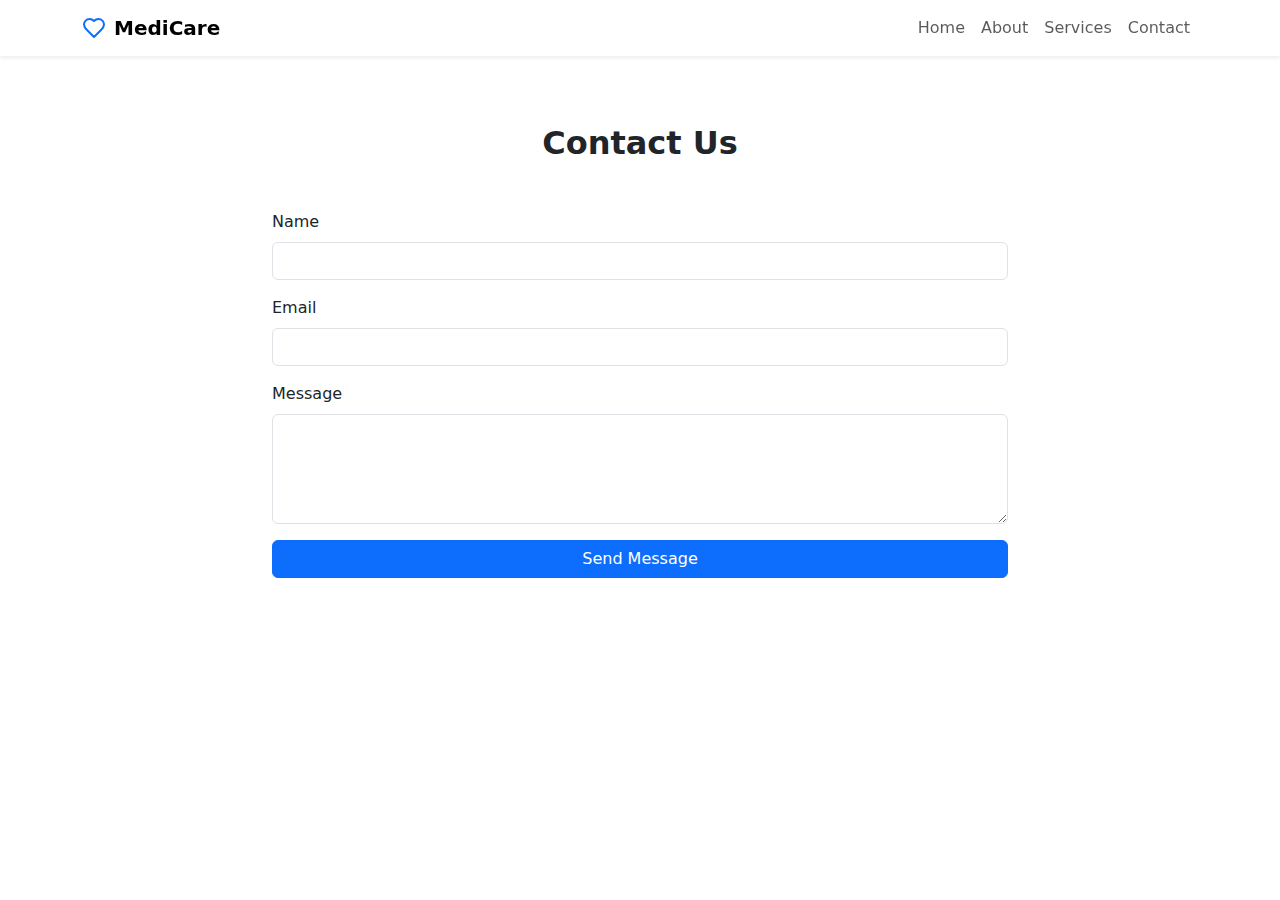
<file: htmlpage/contact.html>
<!DOCTYPE html>
<html lang="en">
<head>
    <meta charset="UTF-8">
    <meta name="viewport" content="width=device-width, initial-scale=1.0">
    <title>Document</title>
    <link href="https://cdn.jsdelivr.net/npm/bootstrap@5.3.2/dist/css/bootstrap.min.css" rel="stylesheet">
    <link rel="stylesheet" href="style.css">
</head>
<body>
    <nav class="navbar navbar-expand-lg navbar-light bg-white fixed-top shadow-sm">
        <div class="container">
            <a class="navbar-brand d-flex align-items-center" href="#">
                <svg xmlns="http://www.w3.org/2000/svg" width="24" height="24" viewBox="0 0 24 24" fill="none" stroke="currentColor" stroke-width="2" stroke-linecap="round" stroke-linejoin="round" class="text-primary me-2">
                    <path d="M19 14c1.49-1.46 3-3.21 3-5.5A5.5 5.5 0 0 0 16.5 3c-1.76 0-3 .5-4.5 2-1.5-1.5-2.74-2-4.5-2A5.5 5.5 0 0 0 2 8.5c0 2.3 1.5 4.05 3 5.5l7 7Z"/>
                </svg>
                <span class="fw-semibold">MediCare</span>
            </a>
            <button class="navbar-toggler" type="button" data-bs-toggle="collapse" data-bs-target="#navbarNav">
                <span class="navbar-toggler-icon"></span>
            </button>
            <div class="collapse navbar-collapse" id="navbarNav">
                <ul class="navbar-nav ms-auto">
                    <li class="nav-item">
                        <a class="nav-link" href="index.html">Home</a>
                    </li>
                    <li class="nav-item">
                        <a class="nav-link" href="about.html">About</a>
                    </li>
                    <li class="nav-item">
                        <a class="nav-link" href="service.html">Services</a>
                    </li>
                    <li class="nav-item">
                        <a class="nav-link" href="contact.html">Contact</a>
                    </li>
                </ul>
            </div>
        </div>
    </nav>
      <!-- Contact Section -->
      <section id="contact" class="py-5">
        <div class="container">
            <h2 class="text-center fw-bold mb-5">Contact Us</h2>
            <div class="row justify-content-center">
                <div class="col-lg-8">
                    <form>
                        <div class="mb-3">
                            <label for="name" class="form-label">Name</label>
                            <input type="text" class="form-control" id="name" required>
                        </div>
                        <div class="mb-3">
                            <label for="email" class="form-label">Email</label>
                            <input type="email" class="form-control" id="email" required>
                        </div>
                        <div class="mb-3">
                            <label for="message" class="form-label">Message</label>
                            <textarea class="form-control" id="message" rows="4" required></textarea>
                        </div>
                        <button type="submit" class="btn btn-primary w-100">Send Message</button>
                    </form>
                </div>
            </div>
        </div>
    </section>


    <script src="https://cdn.jsdelivr.net/npm/bootstrap@5.3.2/dist/js/bootstrap.bundle.min.js"></script>
    <script src="script.js"></script>
</body>
</html>
</file>
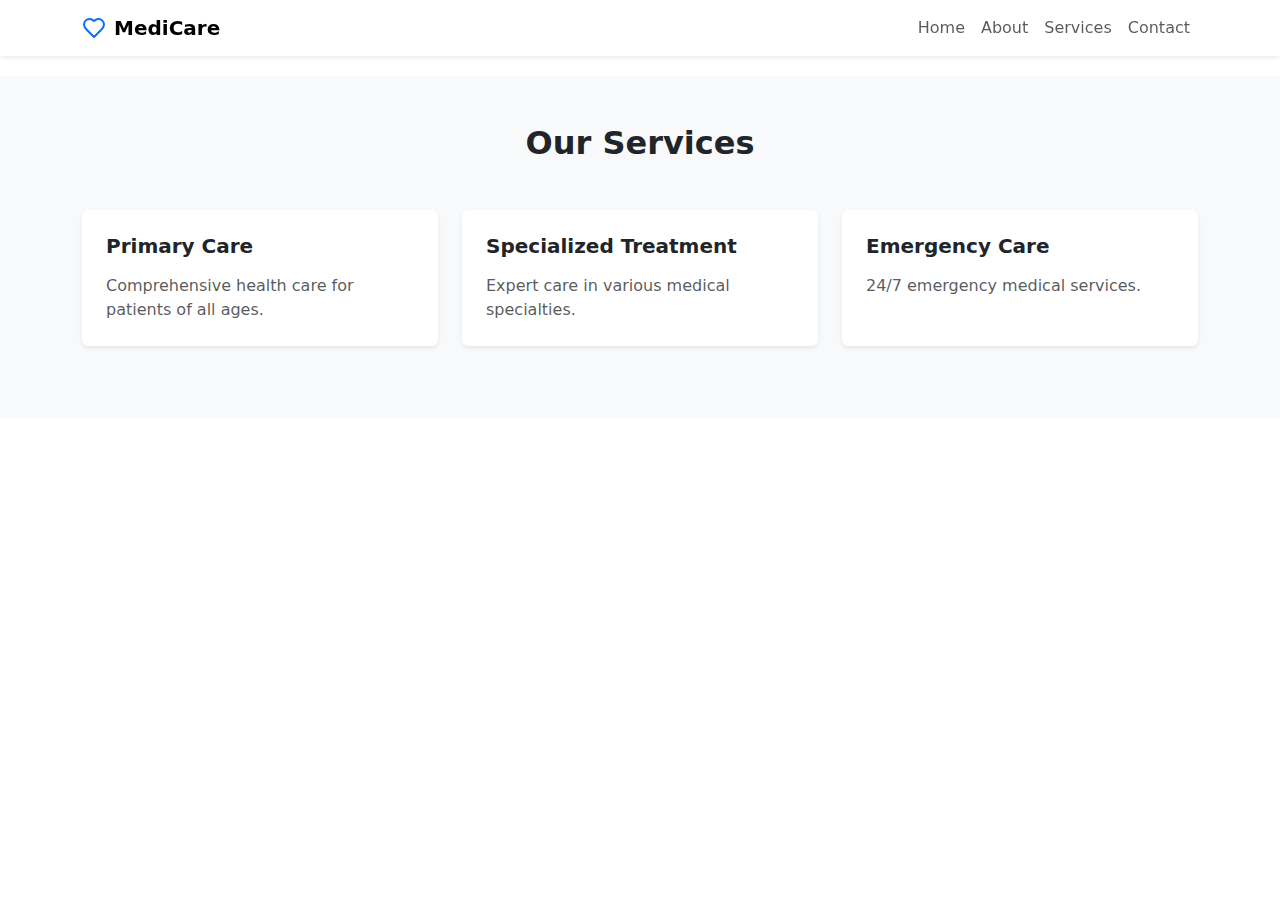
<file: htmlpage/service.html>
<!DOCTYPE html>
<html lang="en">
<head>
    <meta charset="UTF-8">
    <meta name="viewport" content="width=device-width, initial-scale=1.0">
    <title>Document</title>
    <link href="https://cdn.jsdelivr.net/npm/bootstrap@5.3.2/dist/css/bootstrap.min.css" rel="stylesheet">
    <link rel="stylesheet" href="style.css">
</head>
<body>
    <nav class="navbar navbar-expand-lg navbar-light bg-white fixed-top shadow-sm">
        <div class="container">
            <a class="navbar-brand d-flex align-items-center" href="#">
                <svg xmlns="http://www.w3.org/2000/svg" width="24" height="24" viewBox="0 0 24 24" fill="none" stroke="currentColor" stroke-width="2" stroke-linecap="round" stroke-linejoin="round" class="text-primary me-2">
                    <path d="M19 14c1.49-1.46 3-3.21 3-5.5A5.5 5.5 0 0 0 16.5 3c-1.76 0-3 .5-4.5 2-1.5-1.5-2.74-2-4.5-2A5.5 5.5 0 0 0 2 8.5c0 2.3 1.5 4.05 3 5.5l7 7Z"/>
                </svg>
                <span class="fw-semibold">MediCare</span>
            </a>
            <button class="navbar-toggler" type="button" data-bs-toggle="collapse" data-bs-target="#navbarNav">
                <span class="navbar-toggler-icon"></span>
            </button>
            <div class="collapse navbar-collapse" id="navbarNav">
                <ul class="navbar-nav ms-auto">
                    <li class="nav-item">
                        <a class="nav-link" href="index.html">Home</a>
                    </li>
                    <li class="nav-item">
                        <a class="nav-link" href="about.html">About</a>
                    </li>
                    <li class="nav-item">
                        <a class="nav-link" href="service.html">Services</a>
                    </li>
                    <li class="nav-item">
                        <a class="nav-link" href="contact.html">Contact</a>
                    </li>
                </ul>
            </div>
        </div>
    </nav>
        <!-- Services Section -->
        <section id="services" class="py-5 bg-light">
            <div class="container">
                <h2 class="text-center fw-bold mb-5">Our Services</h2>
                <div class="row">
                    <div class="col-md-4 mb-4">
                        <div class="card h-100 border-0 shadow-sm">
                            <div class="card-body p-4">
                                <h3 class="h5 fw-semibold mb-3">Primary Care</h3>
                                <p class="text-muted mb-0">Comprehensive health care for patients of all ages.</p>
                            </div>
                        </div>
                    </div>
                    <div class="col-md-4 mb-4">
                        <div class="card h-100 border-0 shadow-sm">
                            <div class="card-body p-4">
                                <h3 class="h5 fw-semibold mb-3">Specialized Treatment</h3>
                                <p class="text-muted mb-0">Expert care in various medical specialties.</p>
                            </div>
                        </div>
                    </div>
                    <div class="col-md-4 mb-4">
                        <div class="card h-100 border-0 shadow-sm">
                            <div class="card-body p-4">
                                <h3 class="h5 fw-semibold mb-3">Emergency Care</h3>
                                <p class="text-muted mb-0">24/7 emergency medical services.</p>
                            </div>
                        </div>
                    </div>
                </div>
            </div>
        </section>


    <script src="https://cdn.jsdelivr.net/npm/bootstrap@5.3.2/dist/js/bootstrap.bundle.min.js"></script>
    <script src="script.js"></script>
</body>
</html>
</file>
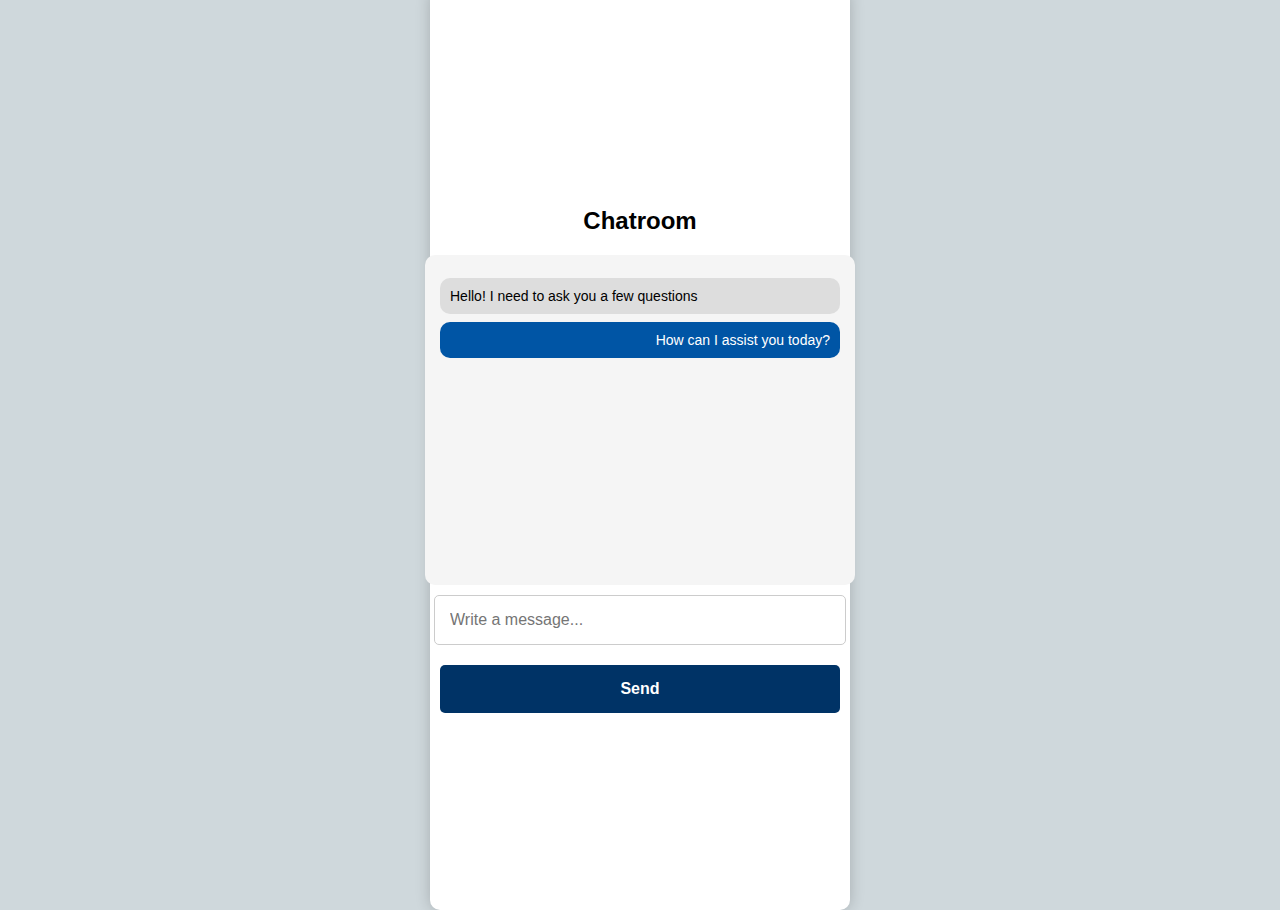
<file: pages/chat.html>
<!DOCTYPE html>
<html lang="en">
<head>
    <meta charset="UTF-8">
    <meta name="viewport" content="width=device-width, initial-scale=1.0">
    <title>MediCare AI - Chatroom</title>
    <link rel="stylesheet" href="styles.css">
    <script defer src="script.js"></script>
</head>
<body>
    <div class="container chat">
        <header>
            <h2>Chatroom</h2>
        </header>
        <div class="messages">
            <div class="bot-message">Hello! I need to ask you a few questions</div>
            <div class="user-message">How can I assist you today?</div>
        </div>
        <input type="text" placeholder="Write a message...">
        <button>Send</button>
    </div>
</body>
</html>
</file>
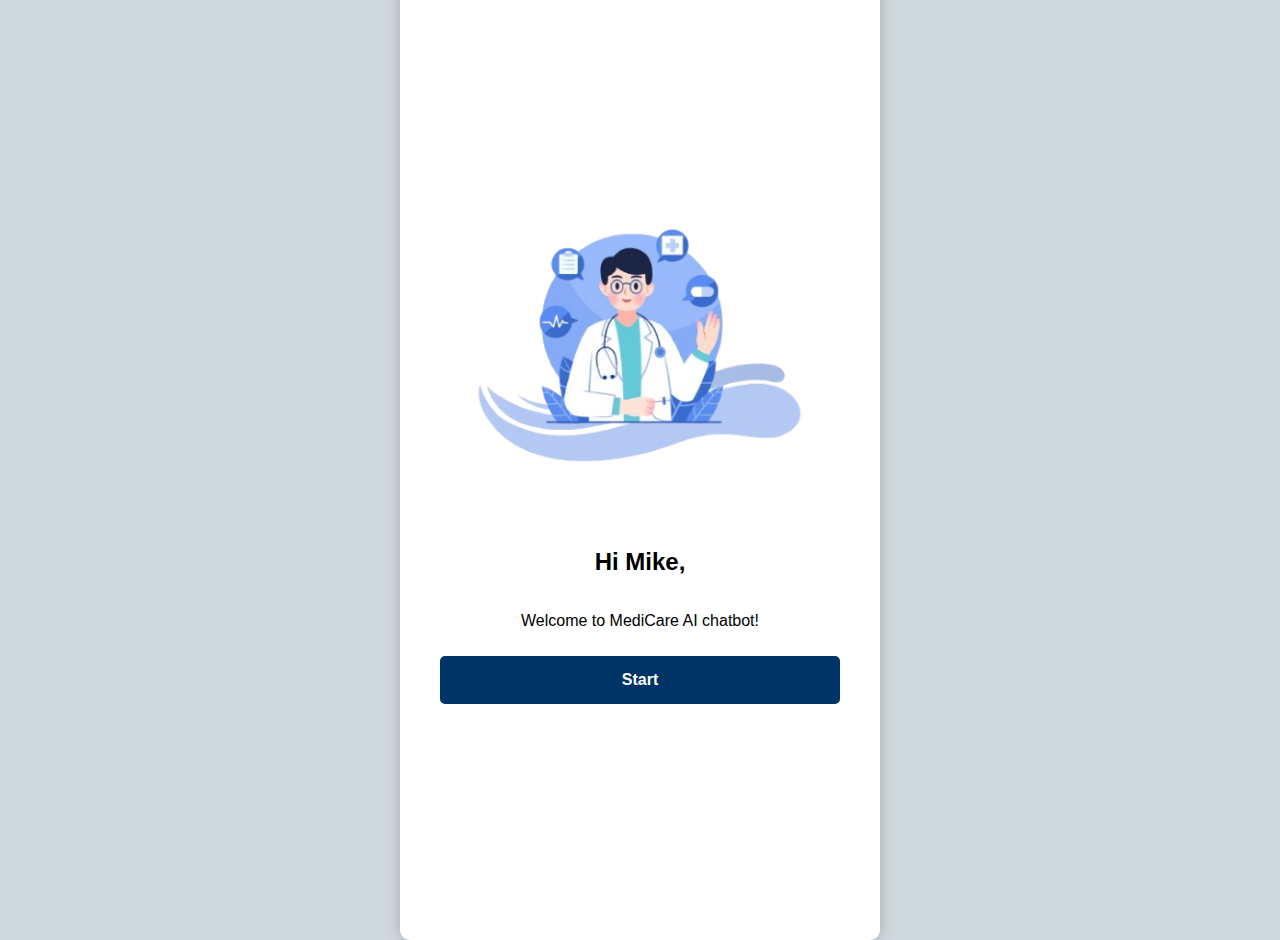
<file: pages/chatbot.html>
<!DOCTYPE html>
<html lang="en">
<head>
    <meta charset="UTF-8">
    <meta name="viewport" content="width=device-width, initial-scale=1.0">
    <title>MediCare AI - Chatbot</title>
    <link rel="stylesheet" href="styles.css">
</head>
<body>
    <div class="container">
        <img src="./img/doc.png" width="350px">
        <h2>Hi Mike,</h2>
        <p>Welcome to MediCare AI chatbot!</p>
        <button onclick="window.location.href='chat.html'">Start</button>
    </div>
</body>
</html>
</file>
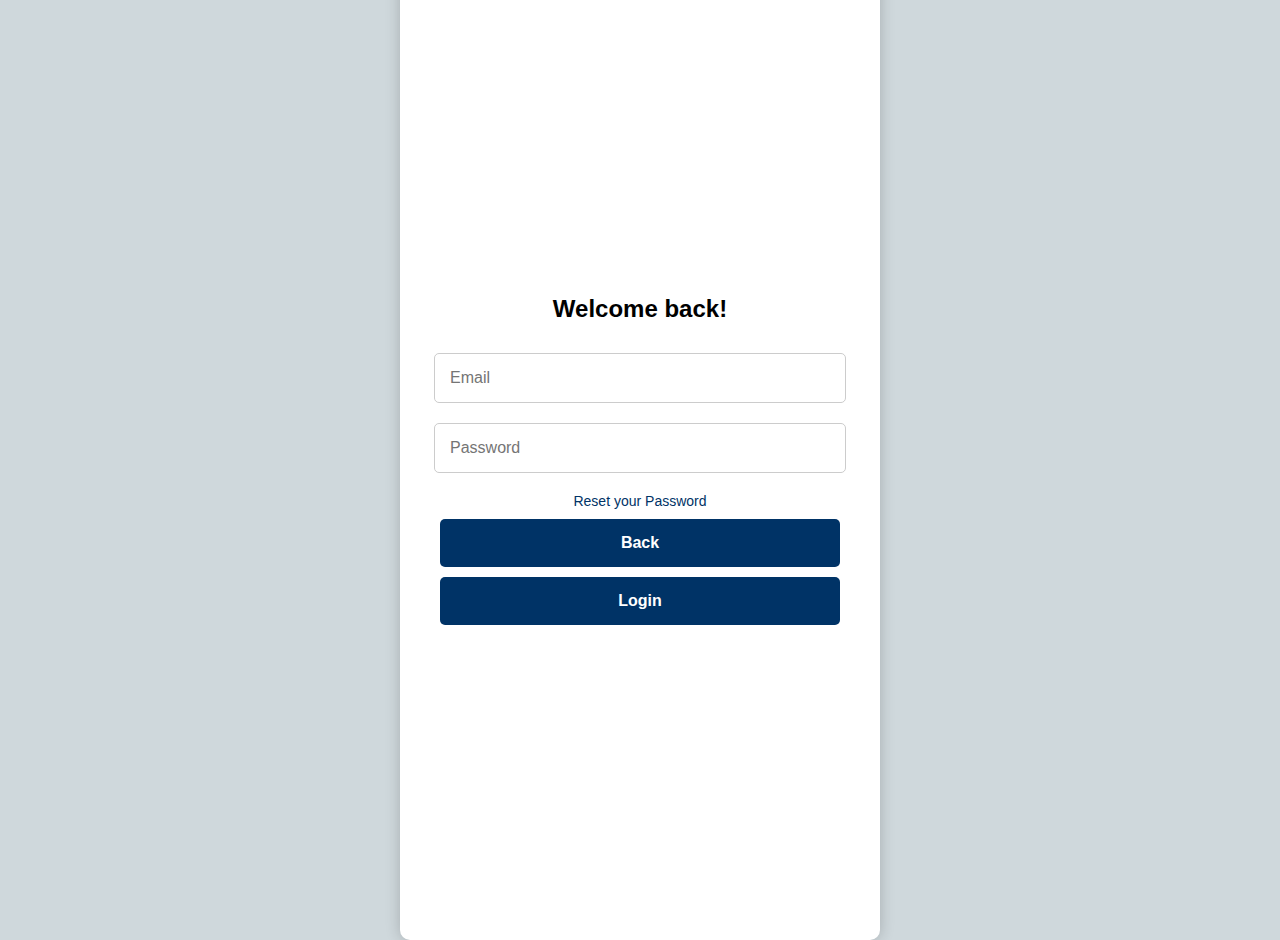
<file: pages/login.html>
<!DOCTYPE html>
<html lang="en">
<head>
    <meta charset="UTF-8">
    <meta name="viewport" content="width=device-width, initial-scale=1.0">
    <title>MediCare AI - Login</title>
    <link rel="stylesheet" href="styles.css">
</head>
<body>
    <div class="container">
        <h2>Welcome back!</h2>
        <input type="email" placeholder="Email">
        <input type="password" placeholder="Password">
        <a href="#">Reset your Password</a>
        <button onclick="window.location.href='index.html'">Back</button>
        <button onclick="window.location.href='chatbot.html'">Login</button>
    </div>
</body>
</html>
</file>
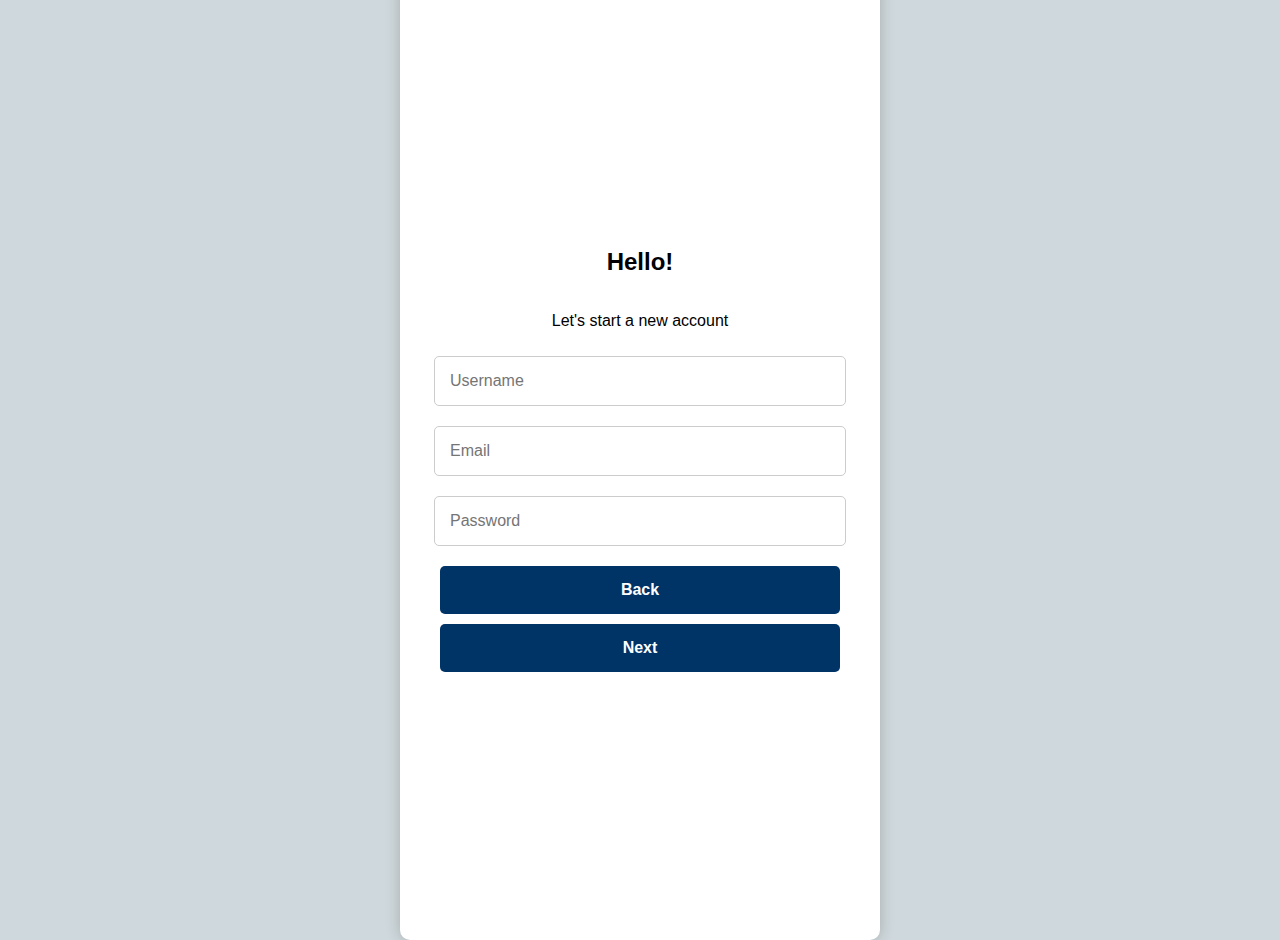
<file: pages/register.html>
<!DOCTYPE html>
<html lang="en">
<head>
    <meta charset="UTF-8">
    <meta name="viewport" content="width=device-width, initial-scale=1.0">
    <title>MediCare AI - Register</title>
    <link rel="stylesheet" href="styles.css">
</head>
<body>
    <div class="container">
        <h2>Hello!</h2>
        <p>Let's start a new account</p>
        <input type="text" placeholder="Username">
        <input type="email" placeholder="Email">
        <input type="password" placeholder="Password">
        <button onclick="window.location.href='index.html'">Back</button>
        <button>Next</button>
    </div>
</body>
</html>
</file>
<file: htmlpage/style.css>
/* General Styles */
body {
    padding-top: 76px;
}

/* Hero Section */
.hero-section {
    position: relative;
    height: 600px;
    background: url('https://images.unsplash.com/photo-1576091160550-2173dba999ef?auto=format&fit=crop&q=80') center/cover no-repeat;
}

.hero-overlay {
    position: absolute;
    top: 0;
    left: 0;
    right: 0;
    bottom: 0;
    background: rgba(30, 58, 138, 0.4);
}

/* About Section */
.bullet-point {
    width: 8px;
    height: 8px;
    background-color: var(--bs-primary);
    border-radius: 50%;
    display: inline-block;
}

/* Chat Bot */
.chat-bot {
    position: fixed;
    bottom: 1.5rem;
    right: 1.5rem;
    z-index: 1050;
}

.chat-bot-toggle {
    width: 56px;
    height: 56px;
    border-radius: 50%;
    background-color: var(--bs-primary);
    color: white;
    border: none;
    cursor: pointer;
    display: flex;
    align-items: center;
    justify-content: center;
    box-shadow: 0 4px 6px rgba(0, 0, 0, 0.1);
    transition: background-color 0.2s;
}

.chat-bot-toggle:hover {
    background-color: var(--bs-primary-dark);
}

.chat-bot-container {
    position: absolute;
    bottom: 70px;
    right: 0;
    width: 320px;
    background: white;
    border-radius: 12px;
    box-shadow: 0 4px 12px rgba(0, 0, 0, 0.15);
    overflow: hidden;
}

.chat-bot-header {
    background: var(--bs-primary);
    color: white;
    padding: 1rem;
    display: flex;
    justify-content: space-between;
    align-items: center;
}

.chat-close {
    background: none;
    border: none;
    color: white;
    cursor: pointer;
    padding: 0;
}

.chat-messages {
    height: 384px;
    padding: 1rem;
    overflow-y: auto;
}

.message {
    background: var(--bs-light);
    padding: 0.75rem;
    border-radius: 8px;
    margin-bottom: 0.5rem;
}

.chat-input {
    padding: 1rem;
    border-top: 1px solid var(--bs-gray-200);
    display: flex;
    gap: 0.5rem;
}

/* Responsive Adjustments */
@media (max-width: 768px) {
    .hero-section {
        height: 500px;
    }
}
</file>
<file: pages/styles.css>
body {
    font-family: Arial, sans-serif;
    background-color: #cfd8dc;
    text-align: center;
    margin: 0;
    padding: 0;
    display: flex;
    justify-content: center;
    align-items: center;
    height: 100vh;
}

.container {
    width: 100%;
    max-width: 400px;
    background: white;
    padding: 40px;
    border-radius: 10px;
    box-shadow: 0px 0px 15px rgba(0, 0, 0, 0.2);
    display: flex;
    flex-direction: column;
    align-items: center;
    height: 100vh;
    justify-content: center;
}

.logo {
    width: 150px;
    margin-bottom: 20px;
}



input {
    width: calc(100% - 20px);
    padding: 15px;
    margin: 10px 0;
    border: 1px solid #ccc;
    border-radius: 5px;
    font-size: 16px;
}

button {
    width: 100%;
    padding: 15px;
    background-color: #003366;
    color: white;
    border: none;
    border-radius: 5px;
    cursor: pointer;
    margin-top: 10px;
    font-size: 16px;
    font-weight: bold;
}

button:hover {
    background-color: #0055a5;
}

a {
    text-decoration: none;
    color: #003366;
    font-size: 14px;
    margin-top: 10px;
}

.chat {
    text-align: left;
    padding: 10px;
}

.messages {
    background: #f5f5f5;
    padding: 15px;
    border-radius: 10px;
    min-height: 300px;
    width: 100%;
    overflow-y: auto;
}

.bot-message, .user-message {
    background: #ddd;
    padding: 10px;
    border-radius: 10px;
    margin: 8px 0;
    font-size: 14px;
}

.user-message {
    background: #0055a5;
    color: white;
    text-align: right;
}
</file>
